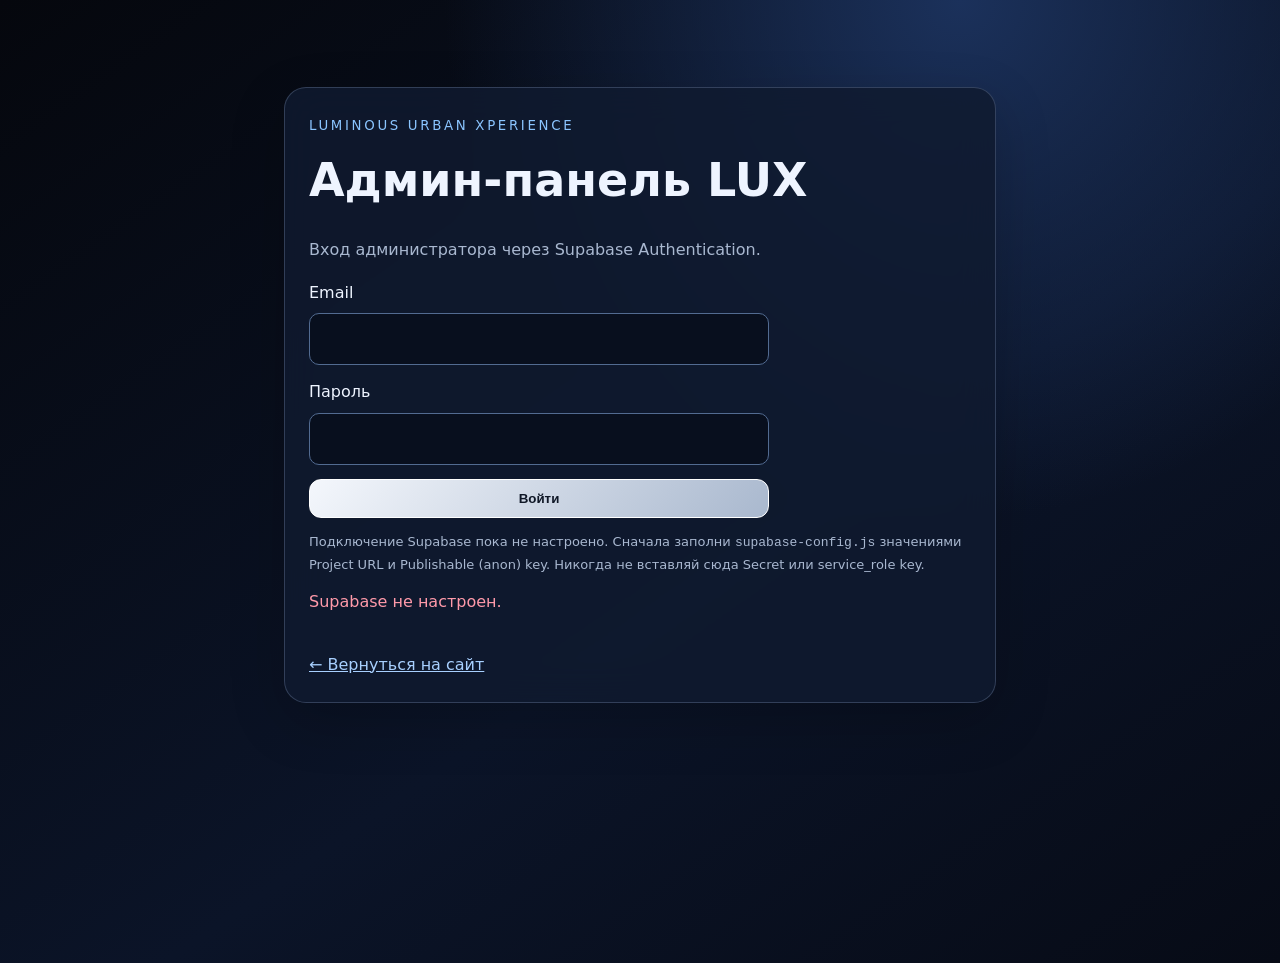
<file: admin 2.html>
<!doctype html>
<html lang="ru">
<head>
  <meta charset="utf-8">
  <meta name="viewport" content="width=device-width,initial-scale=1">
  <meta name="theme-color" content="#070b16">
  <title>Админ-панель LUX</title>
  <link rel="stylesheet" href="style.css">
  <style>
    body{min-height:100vh}.admin-wrap{max-width:760px;margin:7vh auto;padding:24px}
    .admin-wrap h1{font-size:clamp(30px,5vw,46px);margin:5px 0 18px}
    .admin-form{display:grid;gap:14px;max-width:460px}
    .admin-form label{display:grid;gap:7px}
    .admin-form input{width:100%;border:1px solid #526b91;background:#080f1e;color:white;padding:12px;border-radius:10px;font:inherit}
    .note{font-size:13px;color:#a9b8d0}.status{margin-top:14px;color:#a9d0ff}
    .back{display:inline-block;margin-top:20px;color:#a8d0ff}
  </style>
</head>
<body>
  <main class="admin-wrap">
    <div class="glass">
      <small style="color:#8bc5ff;letter-spacing:.2em">LUMINOUS URBAN XPERIENCE</small>
      <h1>Админ-панель LUX</h1>
      <p>Вход администратора через Supabase Authentication.</p>
      <form id="loginForm" class="admin-form">
        <label>Email<input id="email" type="email" autocomplete="username" required></label>
        <label>Пароль<input id="password" type="password" autocomplete="current-password" required></label>
        <button class="silver" type="submit">Войти</button>
      </form>
      <p class="note">Подключение Supabase пока не настроено. Сначала заполни <code>supabase-config.js</code> значениями Project URL и Publishable (anon) key. Никогда не вставляй сюда Secret или service_role key.</p>
      <p id="status" class="status" aria-live="polite"></p>
      <a class="back" href="index.html">← Вернуться на сайт</a>
    </div>
  </main>
  <script src="supabase-config.js"></script>
  <script src="admin.js"></script>
</body>
</html>
</file>
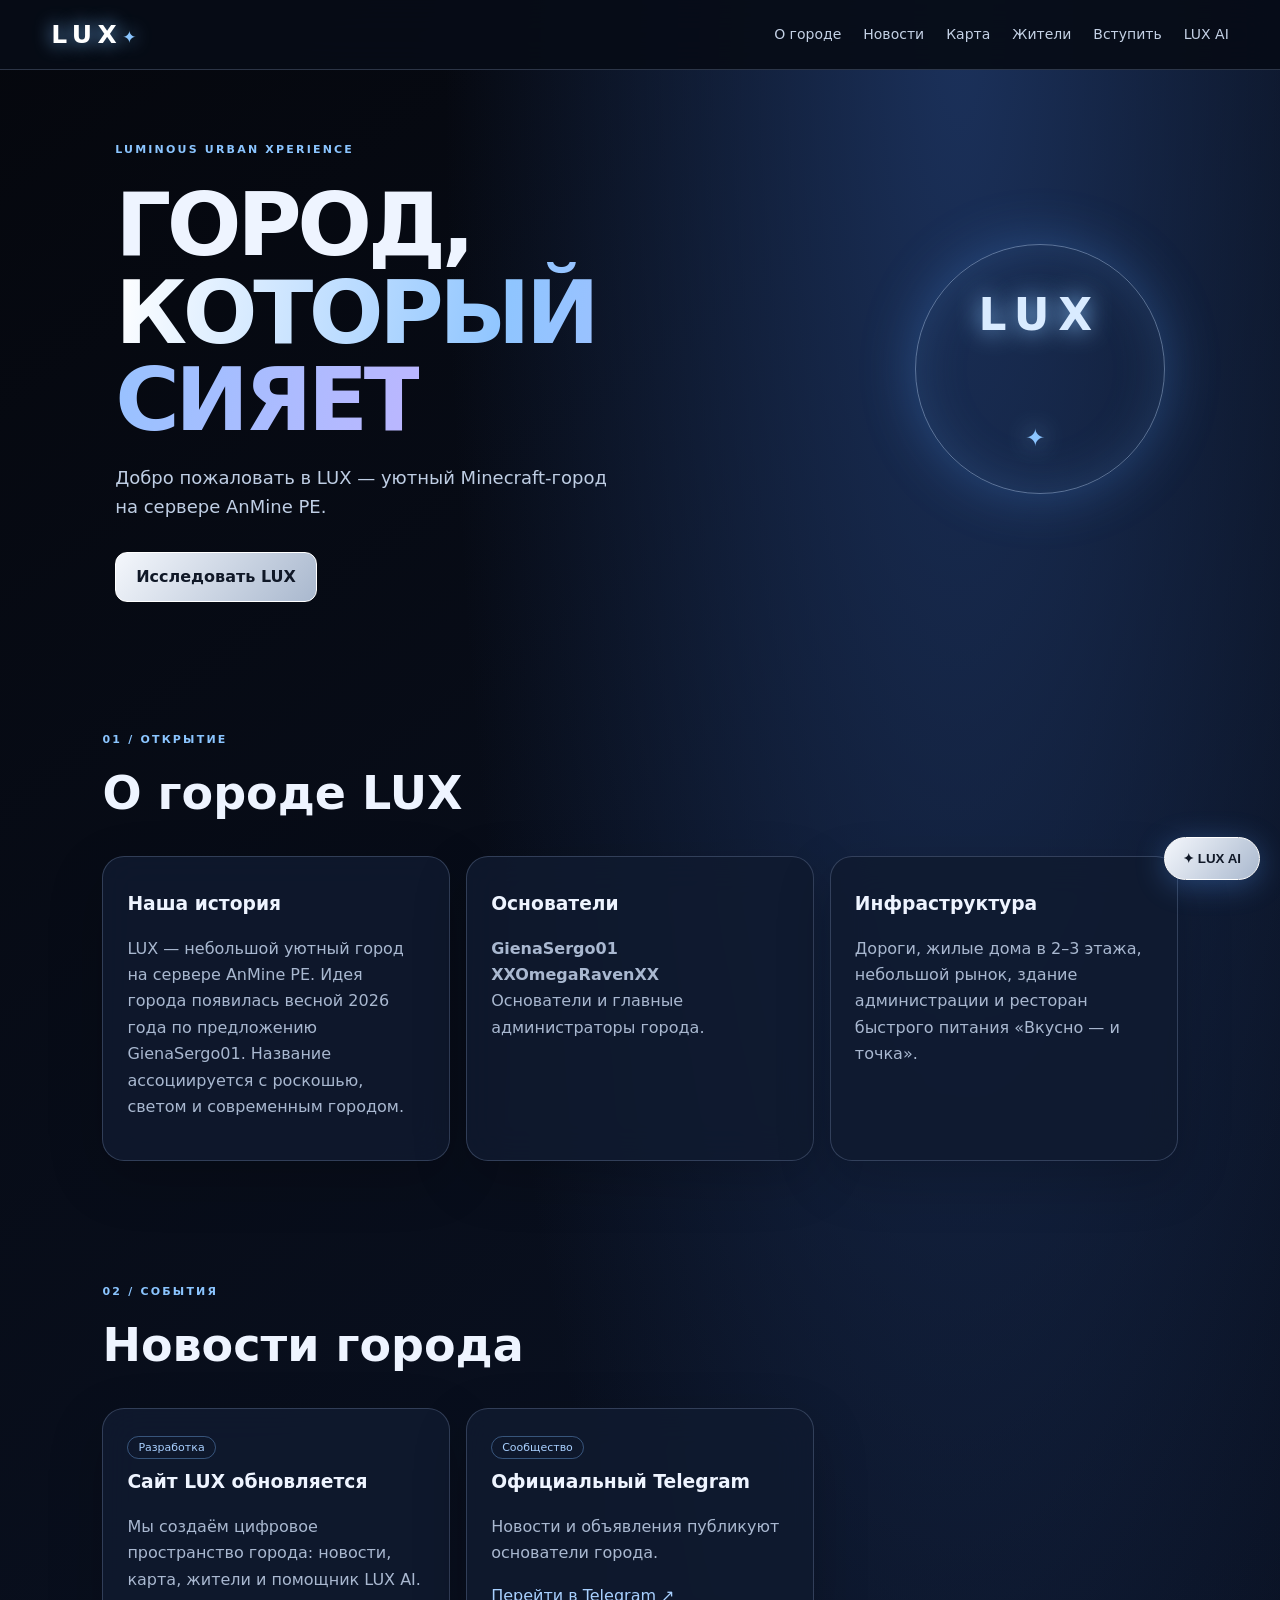
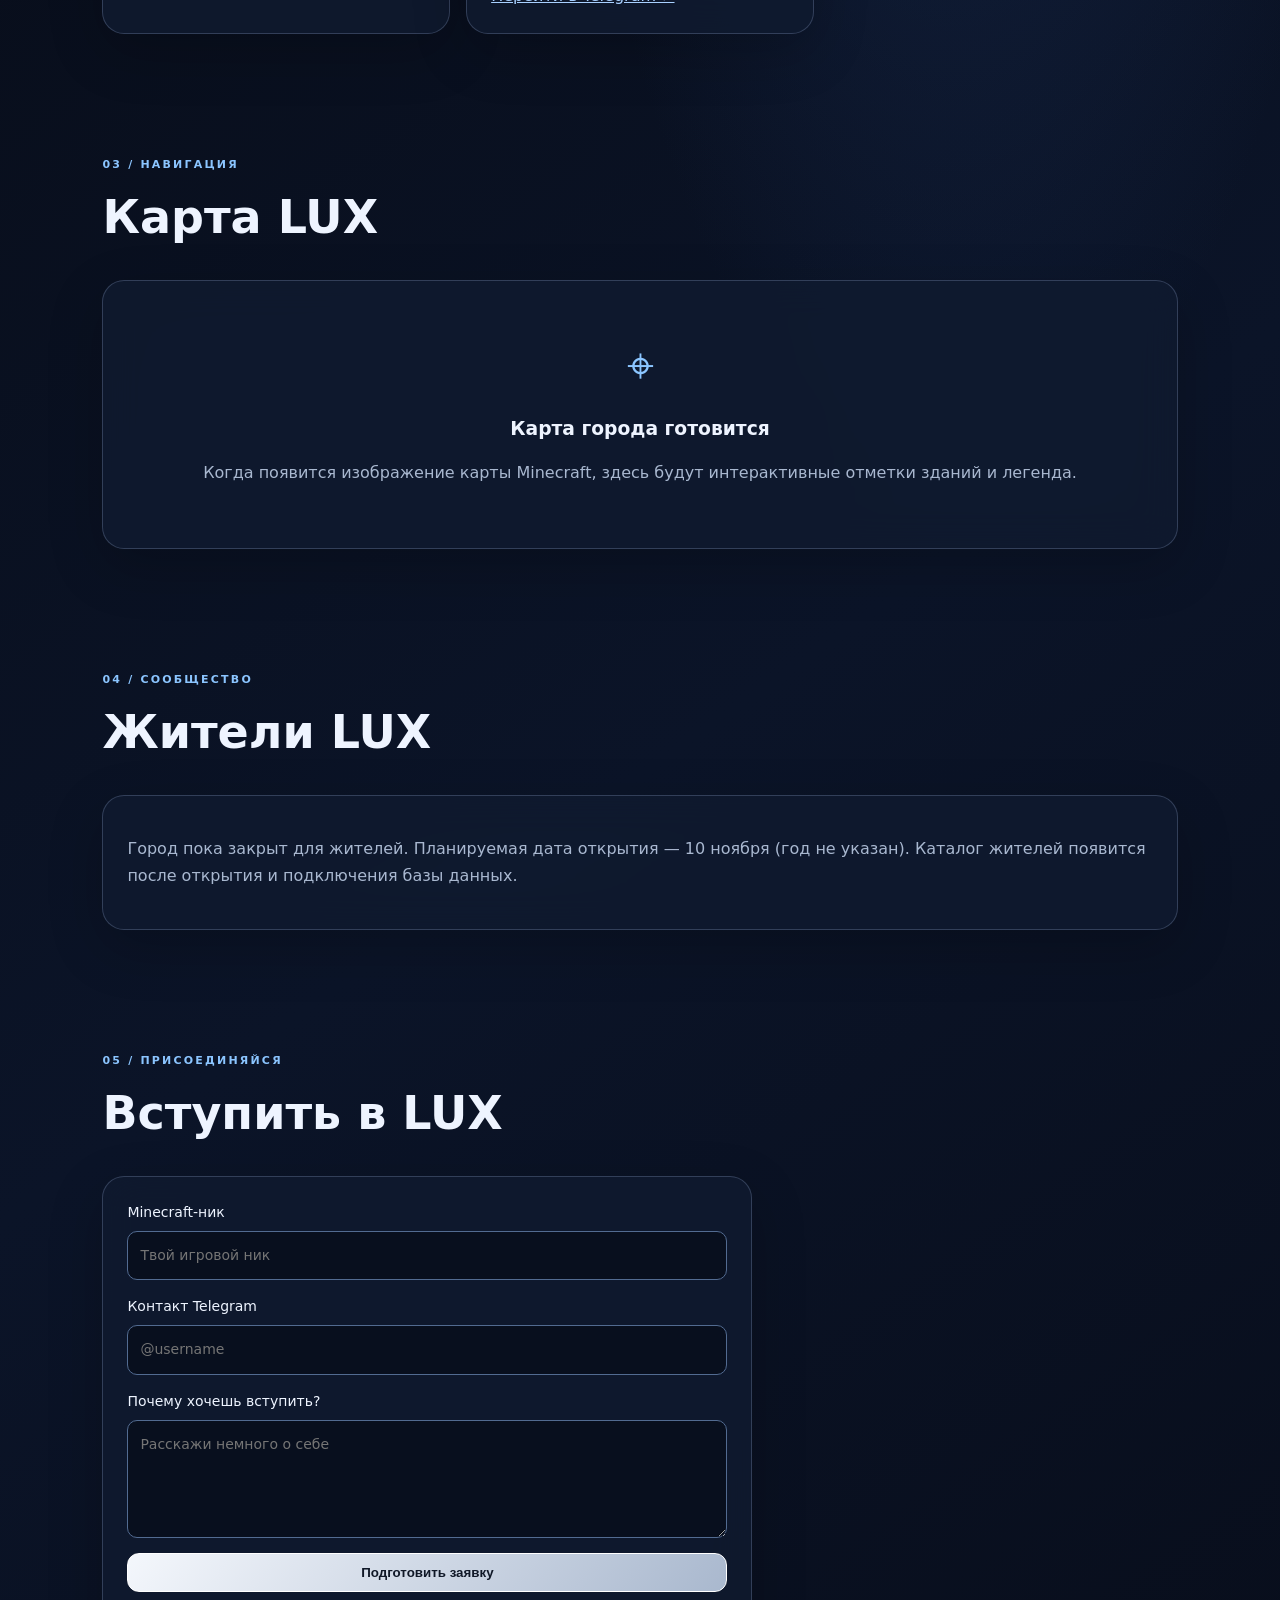
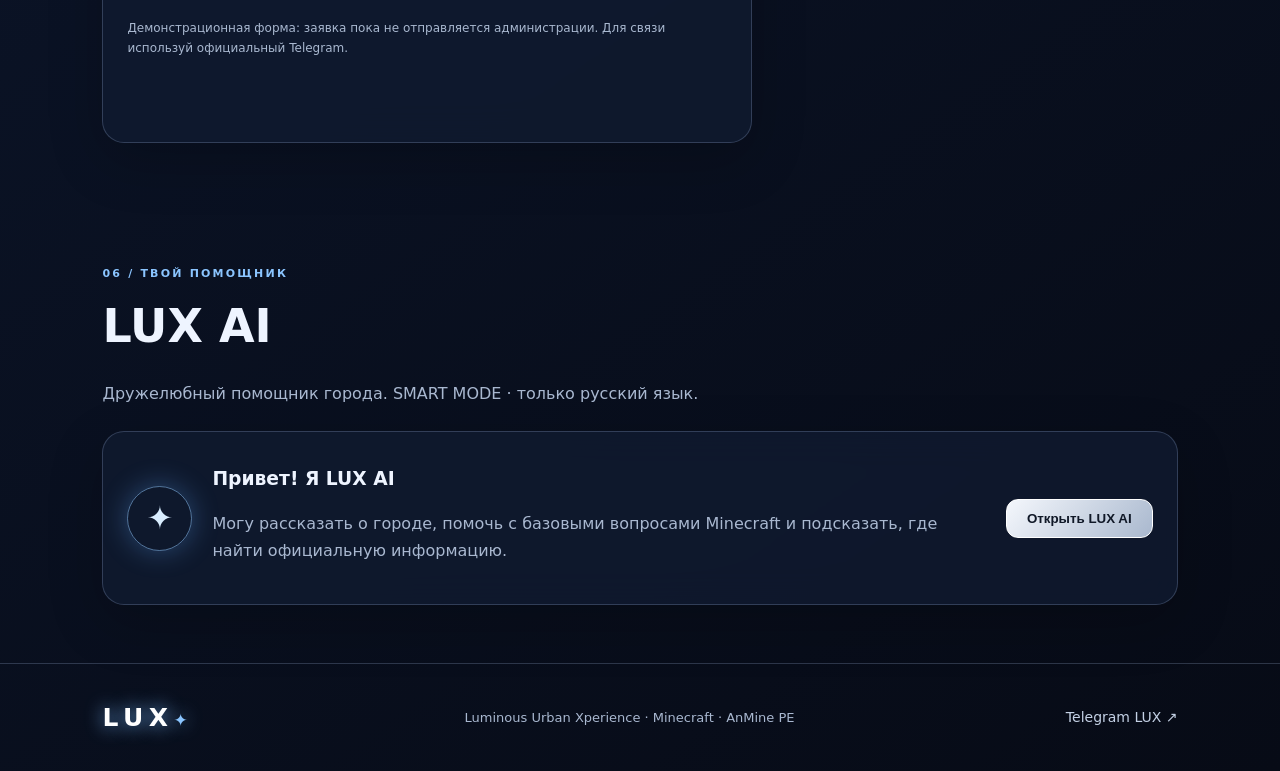
<file: index 2.html>
<!doctype html>
<html lang="ru"><head><meta charset="utf-8"><meta name="viewport" content="width=device-width,initial-scale=1"><meta name="theme-color" content="#070b16"><title>LUX — Luminous Urban Xperience</title><link rel="stylesheet" href="style.css"></head>
<body><header class="top"><a class="logo" href="#home">LUX<span>✦</span></a><button class="menu" id="menuBtn" aria-label="Открыть меню">☰</button><nav id="nav"><a href="#about">О городе</a><a href="#news">Новости</a><a href="#map">Карта</a><a href="#residents">Жители</a><a href="#join">Вступить</a><a href="#ai">LUX AI</a></nav></header>
<main id="home"><section class="hero"><div class="heroText"><small>LUMINOUS URBAN XPERIENCE</small><h1>ГОРОД,<br><em>КОТОРЫЙ СИЯЕТ</em></h1><p>Добро пожаловать в LUX — уютный Minecraft-город на сервере AnMine PE.</p><a class="silver" href="#about">Исследовать LUX</a></div><div class="orb">LUX<span>✦</span></div></section>
<section id="about"><div class="heading"><small>01 / ОТКРЫТИЕ</small><h2>О городе LUX</h2></div><div class="cards"><article class="glass"><h3>Наша история</h3><p>LUX — небольшой уютный город на сервере AnMine PE. Идея города появилась весной 2026 года по предложению GienaSergo01. Название ассоциируется с роскошью, светом и современным городом.</p></article><article class="glass"><h3>Основатели</h3><p><b>GienaSergo01</b><br><b>XXOmegaRavenXX</b><br>Основатели и главные администраторы города.</p></article><article class="glass"><h3>Инфраструктура</h3><p>Дороги, жилые дома в 2–3 этажа, небольшой рынок, здание администрации и ресторан быстрого питания «Вкусно — и точка».</p></article></div></section>
<section id="news"><div class="heading"><small>02 / СОБЫТИЯ</small><h2>Новости города</h2></div><div class="cards"><article class="glass"><span class="pill">Разработка</span><h3>Сайт LUX обновляется</h3><p>Мы создаём цифровое пространство города: новости, карта, жители и помощник LUX AI.</p></article><article class="glass"><span class="pill">Сообщество</span><h3>Официальный Telegram</h3><p>Новости и объявления публикуют основатели города.</p><a class="inline" href="https://t.me/SkyLUX110" target="_blank" rel="noopener">Перейти в Telegram ↗</a></article></div></section>
<section id="map"><div class="heading"><small>03 / НАВИГАЦИЯ</small><h2>Карта LUX</h2></div><div class="glass map"><div class="mapIcon">⌖</div><h3>Карта города готовится</h3><p>Когда появится изображение карты Minecraft, здесь будут интерактивные отметки зданий и легенда.</p></div></section>
<section id="residents"><div class="heading"><small>04 / СООБЩЕСТВО</small><h2>Жители LUX</h2></div><div class="glass"><p>Город пока закрыт для жителей. Планируемая дата открытия — 10 ноября (год не указан). Каталог жителей появится после открытия и подключения базы данных.</p></div></section>
<section id="join"><div class="heading"><small>05 / ПРИСОЕДИНЯЙСЯ</small><h2>Вступить в LUX</h2></div><form class="glass form" id="joinForm"><label>Minecraft-ник<input required maxlength="32" placeholder="Твой игровой ник"></label><label>Контакт Telegram<input required placeholder="@username"></label><label>Почему хочешь вступить?<textarea required rows="4" placeholder="Расскажи немного о себе"></textarea></label><button class="silver">Подготовить заявку</button><p class="hint">Демонстрационная форма: заявка пока не отправляется администрации. Для связи используй официальный Telegram.</p><p id="joinResult" class="result" aria-live="polite"></p></form></section>
<section id="ai"><div class="heading"><small>06 / ТВОЙ ПОМОЩНИК</small><h2>LUX AI</h2><p>Дружелюбный помощник города. SMART MODE · только русский язык.</p></div><div class="glass aiPanel"><div class="aiAvatar">✦</div><div><h3>Привет! Я LUX AI</h3><p>Могу рассказать о городе, помочь с базовыми вопросами Minecraft и подсказать, где найти официальную информацию.</p></div><button class="silver" id="openChat">Открыть LUX AI</button></div></section>
</main><footer><a class="logo" href="#home">LUX<span>✦</span></a><p>Luminous Urban Xperience · Minecraft · AnMine PE</p><a href="https://t.me/SkyLUX110" target="_blank" rel="noopener">Telegram LUX ↗</a></footer>
<div class="chat" id="chat" aria-label="Чат LUX AI"><div class="chatTop"><b>✦ LUX AI <small>SMART MODE</small></b><div><button id="newChat" title="Новый чат">＋</button><button id="closeChat" title="Закрыть">×</button></div></div><div class="chatTools"><button id="historyBtn">История ▾</button><button id="clearChat">Очистить чат</button></div><div id="history" class="history hidden"></div><div id="messages" class="messages" aria-live="polite"></div><form id="chatForm" class="chatForm"><input id="chatInput" maxlength="1000" placeholder="Напиши сообщение…" autocomplete="off" required><button aria-label="Отправить">➤</button></form><div class="chatFoot">Локальная версия · ответы по встроенной базе знаний</div></div><button class="chatFab" id="chatFab">✦ LUX AI</button><script src="app.js"></script></body></html>
</file>
<file: style.css>
:root{--bg:#070b16;--panel:#101b30d9;--line:#b9d5ff35;--blue:#8bc5ff;--text:#eef4ff;--muted:#a9b8d0}*{box-sizing:border-box}html{scroll-behavior:smooth;scroll-padding-top:85px}body{margin:0;background:radial-gradient(ellipse at 75% 0%,#1b315b 0,transparent 38%),linear-gradient(145deg,#05070d,#0b1428 58%,#070b16);color:var(--text);font:16px/1.65 system-ui,-apple-system,sans-serif}.top{height:70px;position:sticky;top:0;z-index:10;display:flex;align-items:center;justify-content:space-between;padding:0 max(4vw,20px);background:#070c17eF;border-bottom:1px solid var(--line);backdrop-filter:blur(18px)}.logo{font-size:25px;font-weight:900;letter-spacing:.22em;text-decoration:none;color:#fff;text-shadow:0 0 18px #78baff}.logo span{color:var(--blue);font-size:17px}.top nav{display:flex;gap:22px}.top nav a,footer a{color:#c4d1e5;text-decoration:none;font-size:14px}.top nav a:hover,footer a:hover{color:#fff}.menu{display:none;background:none;color:white;border:0;font-size:25px}.hero{min-height:560px;display:flex;align-items:center;justify-content:space-between;padding:65px 9%;overflow:hidden}.heroText{max-width:650px}.hero small,.heading small{color:var(--blue);letter-spacing:.2em;font-weight:800;font-size:11px}.hero h1{font-size:clamp(44px,8vw,88px);line-height:.99;letter-spacing:-.05em;margin:20px 0}.hero h1 em{font-style:normal;background:linear-gradient(100deg,#fff,#8fc5ff,#bcb6ff);color:transparent;background-clip:text}.hero p{color:#bfcee4;font-size:18px;max-width:520px;margin-bottom:30px}.orb{width:250px;height:250px;flex:none;border:1px solid #b6d6ff70;border-radius:50%;display:grid;place-items:center;font-size:44px;font-weight:900;letter-spacing:.2em;color:#d9ebff;box-shadow:0 0 55px #4c91e955,inset 0 0 50px #5a9be633;text-shadow:0 0 25px #8bc5ff;position:relative}.orb span{font-size:24px;color:var(--blue)}.silver{display:inline-block;border:1px solid #fff;background:linear-gradient(130deg,#f4f7fc,#a9b8ce);color:#101827;padding:11px 20px;border-radius:12px;font-weight:800;text-decoration:none;cursor:pointer}.silver:hover{filter:brightness(1.12);transform:translateY(-1px)}section{padding:58px 8%}.heading{margin-bottom:24px}.heading h2{font-size:clamp(30px,5vw,46px);margin:4px 0}.heading p,.glass p{color:var(--muted)}.cards{display:grid;grid-template-columns:repeat(3,1fr);gap:16px}.glass{background:var(--panel);border:1px solid var(--line);border-radius:22px;padding:24px;backdrop-filter:blur(18px);box-shadow:0 18px 55px #0003}.glass h3{margin:8px 0}.pill{font-size:11px;color:#a9d0ff;border:1px solid #7eb9ff60;border-radius:30px;padding:4px 10px}.inline{color:#a8d0ff}.map{text-align:center;padding:45px 20px}.mapIcon{font-size:48px;color:var(--blue)}.form{max-width:650px;display:grid;gap:15px}.form label{display:grid;gap:7px;font-size:14px}.form input,.form textarea,.chatForm input{width:100%;border:1px solid #526b91;background:#080f1e;color:white;padding:12px;border-radius:10px;font:inherit;outline:none}.form input:focus,.form textarea:focus,.chatForm input:focus{border-color:var(--blue);box-shadow:0 0 0 3px #6cb6ff22}.hint{font-size:12px}.result{color:#9bd0ff} .aiPanel{display:flex;align-items:center;gap:20px;flex-wrap:wrap}.aiPanel>div:nth-child(2){flex:1;min-width:180px}.aiAvatar{width:65px;height:65px;border-radius:50%;display:grid;place-items:center;font-size:32px;color:#d9edff;border:1px solid #91c8ff88;box-shadow:0 0 28px #64aaff55}footer{border-top:1px solid var(--line);padding:30px 8%;display:flex;align-items:center;justify-content:space-between;gap:15px;flex-wrap:wrap}footer p{color:var(--muted);font-size:13px}.chatFab{position:fixed;right:20px;bottom:20px;z-index:20;border:1px solid #fff;background:linear-gradient(130deg,#f4f7fc,#a9b8ce);color:#101827;padding:13px 18px;border-radius:30px;font-weight:900;box-shadow:0 5px 30px #5a9fff55}.chat{display:none;position:fixed;right:18px;bottom:82px;width:min(390px,calc(100vw - 30px));height:min(590px,calc(100dvh - 110px));z-index:21;background:#091326;border:1px solid #8bbfff80;border-radius:20px;box-shadow:0 20px 70px #000b;overflow:hidden;grid-template-rows:auto auto 1fr auto auto}.chat.open{display:grid}.chatTop,.chatTools{display:flex;align-items:center;justify-content:space-between;padding:12px 15px;background:#14233e}.chatTop small{display:block;color:#8fc5ff;font-size:10px;letter-spacing:.15em}.chatTop button,.chatTools button{background:transparent;color:#eaf3ff;border:1px solid #ffffff35;border-radius:8px;padding:5px 10px}.chatTools{padding:7px 12px;background:#0e1a30}.messages{padding:13px;overflow:auto}.msg{padding:10px 12px;border-radius:13px;background:#172844;margin:8px 0;max-width:90%;white-space:pre-wrap;overflow-wrap:anywhere;font-size:14px}.msg.user{margin-left:auto;background:#29456e}.chatForm{display:flex;gap:8px;padding:10px;border-top:1px solid var(--line)}.chatForm button{border:0;border-radius:10px;padding:0 15px;background:linear-gradient(130deg,#f4f7fc,#a9b8ce)}.chatFoot{text-align:center;color:#7185a5;font-size:10px;padding:5px}.history{max-height:140px;overflow:auto;background:#0b172b;padding:8px}.history button{display:block;width:100%;text-align:left;background:transparent;color:#dceaff;border:0;border-bottom:1px solid #ffffff18;padding:8px}.hidden{display:none!important}@media(max-width:760px){.top nav{display:none;position:absolute;top:70px;left:0;right:0;padding:15px 22px;background:#091326;flex-direction:column;gap:12px}.top nav.show{display:flex}.menu{display:block}.hero{min-height:490px;padding:55px 7%}.orb{display:none}section{padding:42px 6%}.cards{grid-template-columns:1fr}.aiPanel{align-items:flex-start}footer{padding:25px 6%}}

.admin-footer{color:#a9d0ff!important;border:1px solid #8bc5ff66;border-radius:10px;padding:8px 12px;text-decoration:none}.admin-footer:hover{background:#172844}
/* LUX: кнопки главного экрана */
.heroActions {
  display: flex;
  flex-wrap: wrap;
  gap: 12px;
}

.secondarySilver {
  background: linear-gradient(130deg, #172b49, #29476e);
  color: #eef4ff;
  border-color: #8bc5ff80;
}

/* LUX: категории новостей */
.newsCategory {
  margin-top: 30px;
}

.newsCategory > h3 {
  margin: 0 0 15px;
  color: #dceaff;
  font-size: 21px;
}

.newsCategory .cards {
  align-items: stretch;
}

.newsCategory .glass {
  min-width: 0;
  overflow-wrap: anywhere;
}

.newsCategory .glass small {
  display: block;
  margin-top: 15px;
  color: #91a6c5;
}

/* LUX: улучшенное мобильное меню */
@media (max-width: 760px) {
  .menu {
    display: grid;
    place-items: center;
    width: 48px;
    height: 48px;
    border: 1px solid #8bc5ff65;
    border-radius: 14px;
    background: #14233e;
    color: #eef4ff;
    font-size: 29px;
    cursor: pointer;
    transition: background .2s, transform .2s;
  }

  .menu:active {
    transform: scale(.94);
  }

  .top nav {
    display: flex;
    visibility: hidden;
    opacity: 0;
    pointer-events: none;
    position: absolute;
    top: 70px;
    left: 12px;
    right: 12px;
    padding: 12px;
    flex-direction: column;
    gap: 7px;
    background: #091326f5;
    border: 1px solid #8bc5ff55;
    border-radius: 18px;
    box-shadow: 0 18px 45px #0009;
    transform: translateY(-10px);
    transition: opacity .22s, transform .22s, visibility .22s;
    backdrop-filter: blur(18px);
  }

  .top nav.show {
    visibility: visible;
    opacity: 1;
    pointer-events: auto;
    transform: translateY(0);
  }

  .top nav a {
    display: block;
    padding: 12px 15px;
    border-radius: 12px;
    background: #14233e;
    border: 1px solid #ffffff12;
    color: #dceaff;
    font-size: 15px;
    transition: background .2s, border-color .2s;
  }

  .top nav a:hover,
  .top nav a:focus {
    background: #203b60;
    border-color: #8bc5ff80;
    color: #fff;
  }

  .heroActions {
    align-items: stretch;
    flex-direction: column;
    max-width: 260px;
  }

  .heroActions .silver {
    text-align: center;
  }
}
</file>
